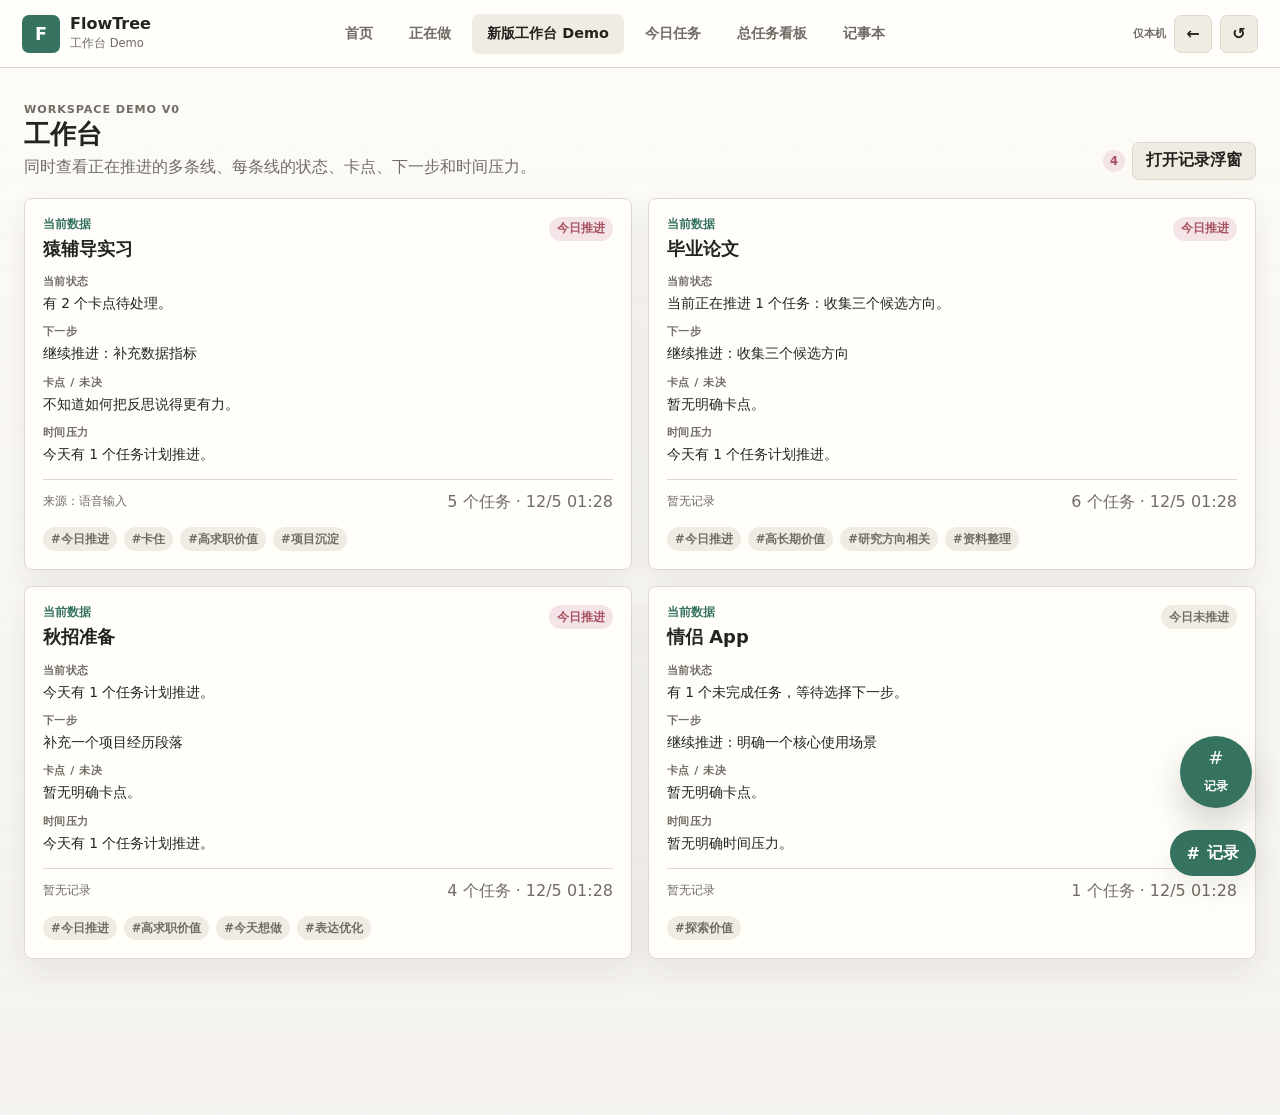
<file: workspace-demo.html>
<!doctype html>
<html lang="zh-CN">
  <head>
    <meta charset="utf-8" />
    <meta name="viewport" content="width=device-width, initial-scale=1" />
    <title>FlowTree 工作台 Demo</title>
    <link rel="stylesheet" href="styles.css" />
  </head>
  <body>
    <header class="app-header">
      <a class="brand" href="#/workspace-demo" aria-label="FlowTree 工作台 Demo">
        <span class="brand-mark" aria-hidden="true">F</span>
        <span>
          <strong>FlowTree</strong>
          <small>工作台 Demo</small>
        </span>
      </a>

      <nav class="main-nav" aria-label="主导航">
        <a href="#/home" data-route-link="home">首页</a>
        <a href="#/doing" data-route-link="doing">正在做</a>
        <a href="#/workspace-demo" data-route-link="workspaceDemo">新版工作台 Demo</a>
        <a href="#/daily" data-route-link="daily">今日任务</a>
        <a href="#/boards" data-route-link="boards">总任务看板</a>
        <a href="#/notes" data-route-link="notes">记事本</a>
      </nav>

      <div class="header-actions">
        <span class="sync-status" id="syncStatus" aria-live="polite">Demo</span>
        <button class="account-button hidden" id="accountButton" type="button" data-action="sign-out" title="退出登录">
          <span class="account-avatar" id="accountAvatar" aria-hidden="true">U</span>
          <span id="accountLabel">账户</span>
        </button>
        <button class="icon-button" type="button" data-action="go-back" title="返回上一个界面" aria-label="返回上一个界面">←</button>
        <button class="timer-status hidden" id="headerTimer" type="button" data-action="open-running-task"></button>
        <button class="icon-button" type="button" data-action="reset-demo" title="重置示例数据" aria-label="重置示例数据">↺</button>
      </div>
    </header>

    <main class="app-main" id="appView" tabindex="-1"></main>

    <button class="floating-notes-button" type="button" data-action="open-notes" aria-label="快速记录">
      <span aria-hidden="true">#</span>
      <span>记录</span>
    </button>

    <aside class="side-drawer hidden" id="activityDrawer" aria-labelledby="activityTitle">
      <header class="drawer-header">
        <div>
          <p class="eyebrow">Activity</p>
          <h2 id="activityTitle">活动记录</h2>
        </div>
        <button class="icon-button" type="button" data-action="close-activity" aria-label="关闭活动记录">×</button>
      </header>
      <div id="activityDrawerBody"></div>
    </aside>

    <aside class="side-drawer notes-drawer hidden" id="notesDrawer" aria-labelledby="notesTitle">
      <header class="drawer-header">
        <div>
          <p class="eyebrow">Notes</p>
          <h2 id="notesTitle">快速记录</h2>
        </div>
        <button class="icon-button" type="button" data-action="close-notes" aria-label="关闭快速记录">×</button>
      </header>
      <div id="notesDrawerBody"></div>
    </aside>

    <div class="drawer-scrim hidden" id="drawerScrim" data-action="close-drawers"></div>

    <div class="modal-backdrop hidden" id="formModal" role="dialog" aria-modal="true" aria-labelledby="formTitle">
      <form class="dialog" id="recordForm">
        <header class="dialog-header">
          <div>
            <p class="eyebrow" id="formEyebrow">FlowTree</p>
            <h2 id="formTitle">编辑</h2>
          </div>
          <button class="icon-button" type="button" data-action="close-form" aria-label="关闭">×</button>
        </header>
        <div class="dialog-body" id="formBody"></div>
        <footer class="dialog-actions" id="formActions">
          <button class="secondary-button" type="button" data-action="close-form">取消</button>
          <button class="primary-button" type="submit">保存</button>
        </footer>
      </form>
    </div>

    <div class="toast hidden" id="toast" role="status" aria-live="polite"></div>
    <div class="context-menu hidden" id="taskContextMenu" role="menu"></div>

    <div class="auth-gate hidden" id="authGate">
      <section class="auth-panel" aria-labelledby="authTitle">
        <a class="brand auth-brand" href="#/workspace-demo" aria-label="FlowTree">
          <span class="brand-mark" aria-hidden="true">F</span>
          <span>
            <strong>FlowTree</strong>
            <small>工作台 Demo</small>
          </span>
        </a>
        <div>
          <p class="eyebrow">Demo workspace</p>
          <h1 id="authTitle">Demo</h1>
          <p class="auth-copy" id="authCopy">这个页面只用于查看工作台 Demo。</p>
        </div>
        <form class="auth-form" id="authForm">
          <label id="authEmailField">
            邮箱
            <input id="authEmail" name="email" type="email" autocomplete="email" required />
          </label>
          <label>
            <span id="authPasswordLabel">密码（登录密码）</span>
            <span class="password-input">
              <input id="authPassword" name="password" type="password" autocomplete="current-password" minlength="6" required />
              <button class="password-toggle" id="authPasswordToggle" type="button" data-action="toggle-auth-password" aria-label="显示密码" aria-pressed="false">
                <span class="password-eye-icon" aria-hidden="true"></span>
              </button>
            </span>
          </label>
          <p class="auth-message" id="authMessage" aria-live="polite"></p>
          <button class="primary-button" id="authSubmitButton" type="submit">登录</button>
          <div class="auth-secondary-actions" id="authSecondaryActions">
            <button class="secondary-button" type="button" data-action="sign-up">创建账户（使用上方密码）</button>
            <button class="text-button" type="button" data-action="request-password-reset">设置/重置密码</button>
          </div>
        </form>
      </section>
    </div>

    <script>
      if (!location.hash) location.hash = "#/workspace-demo";
    </script>
    <script src="app.js"></script>
  </body>
</html>
</file>
<file: styles.css>
:root {
  color-scheme: light;
  --bg: #f5f3ee;
  --surface: #fffefa;
  --surface-muted: #f0ece4;
  --surface-soft: #f8f6f1;
  --ink: #24231f;
  --muted: #706d65;
  --line: #ded8cc;
  --line-strong: #c8c0b2;
  --green: #367260;
  --green-soft: #e5f0eb;
  --blue: #416b9f;
  --blue-soft: #e7edf6;
  --gold: #9a7425;
  --gold-soft: #f5ecd5;
  --rose: #a65060;
  --rose-soft: #f5e4e7;
  --shadow: 0 12px 30px rgba(47, 42, 33, 0.08);
  --header-height: 68px;
}

* {
  box-sizing: border-box;
}

html {
  min-width: 1024px;
  background: var(--bg);
}

body {
  margin: 0;
  min-height: 100vh;
  background:
    linear-gradient(180deg, rgba(255, 254, 250, 0.82), rgba(245, 243, 238, 0.96)),
    repeating-linear-gradient(90deg, rgba(54, 114, 96, 0.035) 0 1px, transparent 1px 72px);
  color: var(--ink);
  font-family:
    Inter, ui-sans-serif, system-ui, -apple-system, BlinkMacSystemFont, "PingFang SC",
    "Microsoft YaHei", sans-serif;
  letter-spacing: 0;
}

button,
textarea,
input,
select {
  font: inherit;
}

button,
a {
  -webkit-tap-highlight-color: transparent;
}

button {
  border: 0;
  cursor: pointer;
}

button:disabled {
  cursor: default;
  opacity: 0.58;
  transform: none;
}

button:focus-visible,
a:focus-visible,
textarea:focus-visible,
input:focus-visible,
select:focus-visible {
  outline: 3px solid rgba(65, 107, 159, 0.22);
  outline-offset: 2px;
}

h1,
h2,
h3,
h4,
p {
  margin: 0;
}

h1 {
  font-size: 1.65rem;
  line-height: 1.2;
}

h2 {
  font-size: 1.12rem;
  line-height: 1.3;
}

h3 {
  font-size: 0.95rem;
  line-height: 1.35;
}

.hidden {
  display: none !important;
}

.muted {
  color: var(--muted);
}

.eyebrow {
  color: var(--muted);
  font-size: 0.7rem;
  font-weight: 800;
  letter-spacing: 0.08em;
  text-transform: uppercase;
}

.app-header {
  position: fixed;
  inset: 0 0 auto;
  z-index: 20;
  display: grid;
  grid-template-columns: 230px 1fr minmax(280px, auto);
  align-items: center;
  height: var(--header-height);
  padding: 0 22px;
  background: rgba(255, 254, 250, 0.96);
  border-bottom: 1px solid var(--line);
  backdrop-filter: blur(16px);
}

.brand {
  display: flex;
  gap: 10px;
  align-items: center;
  color: var(--ink);
  text-decoration: none;
}

.brand-mark {
  display: grid;
  width: 38px;
  height: 38px;
  place-items: center;
  border-radius: 7px;
  background: var(--green);
  color: white;
  font-size: 1.1rem;
  font-weight: 850;
}

.brand strong,
.brand small {
  display: block;
}

.brand strong {
  line-height: 1.05;
}

.brand small {
  margin-top: 3px;
  color: var(--muted);
  font-size: 0.72rem;
}

.main-nav {
  display: flex;
  gap: 6px;
  align-items: center;
  justify-content: center;
}

.main-nav a {
  display: inline-flex;
  gap: 7px;
  align-items: center;
  min-height: 40px;
  padding: 0 15px;
  border-radius: 7px;
  color: var(--muted);
  font-size: 0.9rem;
  font-weight: 750;
  text-decoration: none;
}

.main-nav a:hover,
.main-nav a.active {
  background: var(--surface-muted);
  color: var(--ink);
}

.nav-badge,
.count-badge {
  display: inline-grid;
  min-width: 22px;
  height: 22px;
  padding: 0 6px;
  place-items: center;
  border-radius: 999px;
  background: var(--rose-soft);
  color: var(--rose);
  font-size: 0.72rem;
  font-weight: 850;
}

.header-actions {
  display: flex;
  gap: 8px;
  align-items: center;
  justify-content: flex-end;
}

.sync-status {
  color: var(--muted);
  font-size: 0.7rem;
  font-weight: 750;
  white-space: nowrap;
}

.sync-status[data-tone="success"] {
  color: var(--green);
}

.sync-status[data-tone="pending"] {
  color: #8a671d;
}

.sync-status[data-tone="error"] {
  color: var(--rose);
}

.account-button {
  display: inline-flex;
  gap: 7px;
  align-items: center;
  max-width: 130px;
  min-height: 36px;
  padding: 0 9px;
  overflow: hidden;
  border: 1px solid var(--line);
  border-radius: 7px;
  background: var(--surface);
  color: var(--ink);
  font-size: 0.76rem;
  font-weight: 750;
  white-space: nowrap;
}

.account-button > span:last-child {
  overflow: hidden;
  text-overflow: ellipsis;
}

.account-avatar {
  display: grid;
  flex: 0 0 24px;
  width: 24px;
  height: 24px;
  place-items: center;
  border-radius: 50%;
  background: var(--green-soft);
  color: var(--green);
  font-size: 0.7rem;
}

.timer-status {
  min-height: 36px;
  padding: 0 11px;
  border: 1px solid rgba(54, 114, 96, 0.28);
  border-radius: 7px;
  background: var(--green-soft);
  color: var(--green);
  font-size: 0.78rem;
  font-weight: 800;
}

.app-main {
  width: min(1500px, 100%);
  min-height: 100vh;
  margin: 0 auto;
  padding: calc(var(--header-height) + 28px) 24px 64px;
}

.page {
  display: grid;
  gap: 18px;
}

.page-header,
.section-header,
.card-header,
.dialog-header,
.drawer-header,
.inline-row,
.task-heading,
.timer-controls,
.note-toolbar {
  display: flex;
  gap: 12px;
  align-items: center;
  justify-content: space-between;
}

.page-header {
  min-height: 52px;
}

.page-header p {
  max-width: 680px;
  margin-top: 5px;
  color: var(--muted);
  line-height: 1.55;
}

.page-actions,
.task-actions,
.card-actions,
.tag-row,
.segmented,
.order-actions {
  display: flex;
  gap: 7px;
  align-items: center;
  flex-wrap: wrap;
}

.panel,
.board-card,
.pending-card,
.daily-column,
.daily-task-card,
.task-canvas,
.tree-sidebar,
.timer-panel,
.empty-state,
.recent-item,
.activity-item,
.note-item,
.canvas-node {
  border: 1px solid var(--line);
  border-radius: 8px;
  background: rgba(255, 254, 250, 0.96);
}

.panel {
  padding: 18px;
  box-shadow: var(--shadow);
}

.primary-button,
.secondary-button,
.quiet-button,
.danger-button,
.icon-button,
.small-button {
  display: inline-grid;
  min-height: 38px;
  align-items: center;
  justify-content: center;
  border-radius: 7px;
  transition:
    background 140ms ease,
    border-color 140ms ease,
    transform 140ms ease;
}

.primary-button {
  padding: 0 15px;
  background: var(--green);
  color: white;
  font-weight: 800;
}

.secondary-button {
  padding: 0 13px;
  border: 1px solid var(--line);
  background: var(--surface-muted);
  color: var(--ink);
  font-weight: 700;
}

.quiet-button {
  padding: 0 11px;
  border: 1px solid transparent;
  background: transparent;
  color: var(--muted);
  font-weight: 700;
}

.danger-button {
  padding: 0 12px;
  border: 1px solid rgba(166, 80, 96, 0.25);
  background: var(--rose-soft);
  color: var(--rose);
  font-weight: 750;
}

.icon-button {
  width: 38px;
  height: 38px;
  border: 1px solid var(--line);
  background: var(--surface-muted);
  color: var(--ink);
  font-weight: 850;
}

.small-button {
  min-height: 31px;
  padding: 0 9px;
  border: 1px solid var(--line);
  background: var(--surface-soft);
  color: var(--ink);
  font-size: 0.76rem;
  font-weight: 700;
}

button:hover,
.board-card:hover,
.daily-task-card:hover {
  transform: translateY(-1px);
}

textarea,
input,
select {
  width: 100%;
  border: 1px solid var(--line);
  border-radius: 7px;
  background: white;
  color: var(--ink);
}

textarea {
  padding: 12px;
  resize: vertical;
}

input,
select {
  min-height: 40px;
  padding: 8px 10px;
}

label {
  color: var(--ink);
  font-size: 0.82rem;
  font-weight: 800;
}

.field {
  display: grid;
  gap: 7px;
}

.field-grid {
  display: grid;
  grid-template-columns: repeat(2, minmax(0, 1fr));
  gap: 12px;
}

.home-page {
  width: min(980px, 100%);
  margin: 0 auto;
}

.capture-panel {
  display: grid;
  gap: 14px;
  min-height: 410px;
  padding: 30px;
}

.capture-panel label {
  font-size: 1.3rem;
}

.capture-panel textarea {
  min-height: 240px;
  border-color: var(--line-strong);
  background: var(--surface);
  font-size: 1.03rem;
  line-height: 1.75;
}

.capture-status {
  min-height: 20px;
  color: var(--muted);
  font-size: 0.84rem;
}

.recent-list {
  display: grid;
  gap: 8px;
}

.recent-item {
  width: 100%;
  padding: 12px 14px;
  color: var(--ink);
  text-align: left;
}

.recent-item time {
  display: block;
  margin-top: 6px;
  color: var(--muted);
  font-size: 0.74rem;
}

.pending-sections {
  display: grid;
  grid-template-columns: minmax(0, 1.45fr) minmax(330px, 0.75fr);
  gap: 18px;
  align-items: start;
}

.pending-column {
  display: grid;
  gap: 10px;
}

.pending-card {
  display: grid;
  gap: 12px;
  padding: 15px;
}

.pending-card .field-grid {
  grid-template-columns: repeat(3, minmax(0, 1fr));
}

.pending-resume {
  display: flex;
  gap: 18px;
  align-items: center;
  justify-content: space-between;
  padding: 13px 16px;
  border: 1px solid rgba(65, 107, 159, 0.25);
  border-radius: 8px;
  background: var(--blue-soft);
}

.pending-resume div {
  display: grid;
  gap: 3px;
}

.pending-resume span {
  color: var(--muted);
  font-size: 0.78rem;
}

.evidence {
  padding: 10px 12px;
  border-left: 3px solid var(--line-strong);
  background: var(--surface-soft);
  color: var(--muted);
  font-size: 0.8rem;
  line-height: 1.55;
}

.boards-grid {
  display: grid;
  grid-template-columns: repeat(3, minmax(250px, 1fr));
  gap: 14px;
}

.doing-grid {
  display: grid;
  grid-template-columns: repeat(3, minmax(260px, 1fr));
  gap: 14px;
}

.doing-card {
  display: grid;
  gap: 11px;
  min-height: 220px;
  padding: 18px;
  border: 1px solid var(--line);
  border-radius: 8px;
  background: var(--surface);
  color: var(--ink);
  box-shadow: var(--shadow);
  text-align: left;
}

.doing-card:hover {
  border-color: rgba(54, 114, 96, 0.45);
  transform: translateY(-2px);
}

.doing-card-project {
  color: var(--green);
  font-size: 0.76rem;
  font-weight: 800;
}

.doing-card strong {
  font-size: 1.08rem;
  line-height: 1.4;
}

.doing-card-path,
.doing-card-note {
  color: var(--muted);
  font-size: 0.78rem;
  line-height: 1.55;
}

.doing-card-note {
  margin-top: auto;
  padding-top: 10px;
  border-top: 1px solid var(--line);
}

.doing-empty {
  min-height: 360px;
}

.doing-empty div {
  display: grid;
  gap: 12px;
  justify-items: center;
}

.board-card {
  display: grid;
  gap: 15px;
  min-height: 190px;
  padding: 18px;
  color: var(--ink);
  text-align: left;
  box-shadow: 0 7px 20px rgba(47, 42, 33, 0.05);
}

.board-card.today-active {
  border-color: rgba(54, 114, 96, 0.4);
  background: linear-gradient(180deg, var(--green-soft), var(--surface));
}

.board-card h2 {
  font-size: 1.15rem;
}

.board-stats {
  display: grid;
  grid-template-columns: repeat(3, 1fr);
  gap: 8px;
}

.board-stat {
  padding: 9px;
  border-radius: 7px;
  background: var(--surface-muted);
}

.board-stat span,
.board-stat strong {
  display: block;
}

.board-stat span {
  color: var(--muted);
  font-size: 0.7rem;
}

.board-stat strong {
  margin-top: 3px;
  font-size: 1rem;
}

.flag-summary {
  min-height: 38px;
  padding: 9px 10px;
  border-left: 3px solid var(--gold);
  background: var(--gold-soft);
  color: var(--ink);
  font-size: 0.8rem;
  line-height: 1.45;
}

.daily-grid {
  display: grid;
  grid-template-columns: minmax(0, 1.55fr) minmax(340px, 0.7fr);
  gap: 16px;
  align-items: start;
}

.daily-column {
  min-height: 480px;
  padding: 15px;
}

.daily-column-list {
  display: grid;
  gap: 9px;
  margin-top: 12px;
}

.daily-task-card {
  display: grid;
  grid-template-columns: auto 1fr auto;
  gap: 12px;
  align-items: center;
  padding: 13px;
  color: var(--ink);
}

.daily-task-card.pinned {
  border-color: rgba(154, 116, 37, 0.48);
  background: var(--gold-soft);
}

.daily-task-main {
  display: grid;
  gap: 7px;
  min-width: 0;
  background: transparent;
  color: inherit;
  text-align: left;
}

.daily-task-heading {
  display: flex;
  gap: 9px;
  align-items: baseline;
  min-width: 0;
}

.daily-task-time {
  flex: 0 0 auto;
  color: var(--green);
  font-size: 0.78rem;
  font-weight: 850;
  font-variant-numeric: tabular-nums;
}

.daily-task-title {
  overflow-wrap: anywhere;
  font-weight: 800;
}

.order-actions {
  flex-wrap: nowrap;
}

.tag {
  display: inline-flex;
  min-height: 24px;
  align-items: center;
  padding: 3px 8px;
  border-radius: 999px;
  background: var(--surface-muted);
  color: var(--muted);
  font-size: 0.72rem;
  font-weight: 750;
}

.tag.high,
.tag.today,
.tag.stuck {
  background: var(--rose-soft);
  color: var(--rose);
}

.tag.medium,
.tag.this_week,
.tag.flagged {
  background: var(--gold-soft);
  color: var(--gold);
}

.tag.low,
.tag.no_deadline {
  background: var(--blue-soft);
  color: var(--blue);
}

.tag.completed,
.tag.in_progress {
  background: var(--green-soft);
  color: var(--green);
}

.tag.schedule {
  background: var(--blue-soft);
  color: var(--blue);
}

.tag.deadline {
  border: 1px solid rgba(154, 116, 37, 0.28);
  background: transparent;
  color: var(--gold);
}

.tag.deadline.overdue {
  border-color: rgba(166, 80, 96, 0.3);
  background: var(--rose-soft);
  color: var(--rose);
}

.taskboard-page {
  gap: 12px;
}

.taskboard-context {
  display: grid;
  gap: 10px;
}

.board-breadcrumb {
  display: flex;
  gap: 7px;
  align-items: center;
  min-width: 0;
  color: var(--muted);
  font-size: 0.78rem;
  white-space: nowrap;
}

.breadcrumb-back {
  flex: 0 0 auto;
  padding: 0;
  background: transparent;
  color: var(--green);
  font-weight: 800;
}

.breadcrumb-back:hover {
  text-decoration: underline;
}

.breadcrumb-separator {
  color: var(--line-strong);
}

.breadcrumb-project,
.breadcrumb-task {
  overflow: hidden;
  padding: 0;
  background: transparent;
  color: inherit;
  font-size: inherit;
  text-align: left;
  text-overflow: ellipsis;
}

.breadcrumb-project {
  flex: 0 1 auto;
  color: var(--ink);
  font-weight: 750;
}

.breadcrumb-task {
  flex: 0 1 auto;
}

.breadcrumb-task.current {
  color: var(--ink);
  font-weight: 750;
}

.breadcrumb-project:hover,
button.breadcrumb-task:hover {
  color: var(--green);
  text-decoration: underline;
}

.taskboard-layout {
  display: grid;
  grid-template-columns: 268px minmax(0, 1fr);
  gap: 14px;
  min-height: calc(100vh - var(--header-height) - 126px);
}

.taskboard-layout.sidebar-collapsed {
  grid-template-columns: 58px minmax(0, 1fr);
}

.tree-sidebar {
  position: sticky;
  top: calc(var(--header-height) + 14px);
  align-self: start;
  height: calc(100vh - var(--header-height) - 34px);
  overflow: hidden;
  box-shadow: var(--shadow);
}

.tree-sidebar-header {
  display: flex;
  gap: 8px;
  align-items: center;
  justify-content: space-between;
  min-height: 58px;
  padding: 10px;
  border-bottom: 1px solid var(--line);
}

.sidebar-collapsed .tree-sidebar-header {
  justify-content: center;
}

.tree-sidebar-title {
  min-width: 0;
}

.tree-sidebar-title h2 {
  overflow: hidden;
  text-overflow: ellipsis;
  white-space: nowrap;
}

.tree-nav {
  height: calc(100% - 58px);
  overflow: auto;
  padding: 9px;
}

.sidebar-collapsed .tree-sidebar-title,
.sidebar-collapsed .tree-nav {
  display: none;
}

.tree-line {
  display: grid;
  grid-template-columns: 24px 18px minmax(0, 1fr) auto;
  gap: 5px;
  align-items: center;
  min-height: 36px;
  margin-left: calc(min(var(--depth), 5) * 13px);
  padding: 4px 6px;
  border-radius: 6px;
}

.tree-line:hover {
  background: var(--surface-muted);
}

.tree-line.dragging {
  opacity: 0.42;
}

.tree-line.drag-over {
  outline: 2px solid rgba(54, 114, 96, 0.42);
  background: var(--green-soft);
}

.tree-line.active {
  background: var(--blue-soft);
  color: var(--blue);
}

.tree-line.flagged {
  box-shadow: inset 3px 0 0 var(--gold);
}

.tree-line.completed {
  color: var(--muted);
}

.tree-label {
  overflow: hidden;
  background: transparent;
  color: inherit;
  font-size: 0.8rem;
  font-weight: 700;
  text-align: left;
  text-overflow: ellipsis;
  white-space: nowrap;
}

.drag-handle {
  color: var(--line-strong);
  cursor: grab;
  font-size: 0.78rem;
  line-height: 1;
  text-align: center;
  user-select: none;
}

.tree-line:active .drag-handle {
  cursor: grabbing;
}

.tree-toggle {
  display: grid;
  width: 24px;
  height: 24px;
  place-items: center;
  border-radius: 5px;
  background: transparent;
  color: var(--muted);
}

.tree-root-drop {
  display: grid;
  min-height: 38px;
  margin: 8px 2px 2px;
  place-items: center;
  border: 1px dashed var(--line-strong);
  border-radius: 6px;
  color: var(--muted);
  font-size: 0.72rem;
  font-weight: 750;
}

.tree-root-drop.drag-over {
  border-color: rgba(54, 114, 96, 0.6);
  background: var(--green-soft);
  color: var(--green);
}

.task-canvas {
  display: grid;
  align-content: start;
  gap: 16px;
  min-height: 650px;
  padding: 22px;
  box-shadow: var(--shadow);
}

.stuck-summary {
  display: flex;
  gap: 9px;
  align-items: center;
  padding: 11px 13px;
  border-left: 3px solid var(--rose);
  background: var(--rose-soft);
  color: var(--ink);
  font-size: 0.82rem;
}

.stuck-summary span:not(.tag) {
  min-width: 0;
  overflow-wrap: anywhere;
}

.task-notebook {
  display: grid;
  gap: 14px;
  min-height: 340px;
  padding: 18px;
  border: 1px solid var(--line);
  border-radius: 8px;
  background: var(--surface-soft);
}

.task-note-composer {
  display: grid;
  gap: 10px;
}

.rich-editor-shell {
  overflow: hidden;
  border: 1px solid var(--line);
  border-radius: 8px;
  background: var(--surface);
}

.rich-editor-toolbar {
  display: flex;
  gap: 4px;
  align-items: center;
  min-height: 42px;
  padding: 6px;
  border-bottom: 1px solid var(--line);
  background: rgba(255, 254, 250, 0.92);
}

.rich-format-select {
  width: 82px;
  min-height: 30px;
  padding: 4px 8px;
  border-radius: 6px;
  background: var(--surface-muted);
  color: var(--ink);
  font-size: 0.78rem;
  font-weight: 800;
}

.rich-tool-button {
  display: inline-grid;
  width: 31px;
  height: 31px;
  min-height: 31px;
  place-items: center;
  border-radius: 6px;
  background: transparent;
  color: var(--ink);
  font-size: 0.86rem;
  font-weight: 850;
  cursor: pointer;
}

.rich-tool-button:hover {
  background: var(--surface-muted);
}

.rich-attachment-button input {
  display: none;
}

.toolbar-divider {
  width: 1px;
  height: 24px;
  margin: 0 3px;
  background: var(--line);
}

.highlight-dot {
  width: 10px;
  height: 10px;
  border-radius: 50%;
  background: #b83bd0;
}

.rich-editor {
  min-height: 150px;
  padding: 14px;
  color: var(--ink);
  line-height: 1.65;
  outline: none;
  overflow-wrap: anywhere;
}

.rich-editor:empty::before {
  color: color-mix(in srgb, var(--muted) 58%, white);
  content: attr(data-placeholder);
}

.note-rich-editor {
  min-height: 132px;
  border: 1px solid var(--line);
  border-radius: 8px;
  background: var(--surface);
}

.rich-editor h2,
.rich-note-content h2 {
  margin: 0.2em 0 0.35em;
  font-size: 1.35rem;
}

.rich-editor h3,
.rich-note-content h3 {
  margin: 0.25em 0 0.35em;
  font-size: 1.08rem;
}

.rich-editor h4,
.rich-note-content h4 {
  margin: 0.25em 0 0.35em;
  font-size: 0.94rem;
}

.rich-editor blockquote,
.rich-note-content blockquote {
  margin: 0.5em 0;
  padding-left: 12px;
  border-left: 3px solid var(--line-strong);
  color: var(--muted);
}

.rich-editor pre,
.rich-note-content pre {
  margin: 0.5em 0;
  padding: 9px 10px;
  border-radius: 6px;
  background: var(--surface-muted);
  white-space: pre-wrap;
}

.rich-editor ul,
.rich-editor ol,
.rich-note-content ul,
.rich-note-content ol {
  margin: 0.45em 0;
  padding-left: 1.3em;
}

.rich-editor table,
.rich-note-content table {
  width: 100%;
  margin: 0.6em 0;
  border-collapse: collapse;
}

.rich-editor td,
.rich-editor th,
.rich-note-content td,
.rich-note-content th {
  min-width: 70px;
  padding: 7px;
  border: 1px solid var(--line);
}

.rich-check-list {
  display: grid;
  gap: 7px;
  padding-left: 0 !important;
  list-style: none;
}

.rich-check-item {
  display: flex;
  gap: 9px;
  align-items: flex-start;
  min-height: 24px;
  list-style: none;
}

.rich-check-box {
  position: relative;
  flex: 0 0 19px;
  width: 19px;
  height: 19px;
  margin-top: 4px;
  border: 2px solid color-mix(in srgb, var(--muted) 42%, white);
  border-radius: 999px;
  background: var(--surface);
  cursor: pointer;
}

.rich-check-box:hover {
  border-color: var(--gold);
}

.rich-check-item[data-checked="true"] .rich-check-box {
  border-color: #f5b32a;
  background: #f5b32a;
}

.rich-check-item[data-checked="true"] .rich-check-box::after {
  position: absolute;
  left: 5px;
  top: 1px;
  width: 5px;
  height: 10px;
  border: solid white;
  border-width: 0 2px 2px 0;
  content: "";
  transform: rotate(45deg);
}

.rich-check-text {
  min-width: 1em;
}

.rich-inline-image-wrap {
  display: inline-block;
  max-width: 100%;
  margin: 6px 6px 6px 0;
  vertical-align: top;
  cursor: zoom-in;
}

.rich-inline-image-wrap[data-size="small"] {
  width: min(150px, 48%);
}

.rich-inline-image-wrap[data-size="medium"] {
  width: min(260px, 72%);
}

.rich-inline-image-wrap[data-size="large"] {
  width: min(520px, 100%);
}

.rich-inline-image {
  display: block;
  width: 100%;
  height: auto;
  max-height: 420px;
  border: 1px solid var(--line);
  border-radius: 7px;
  object-fit: contain;
}

.rich-note-content .rich-inline-image-wrap {
  cursor: default;
}

.rich-highlight {
  background: var(--gold-soft);
}

.rich-note-content {
  line-height: 1.6;
  white-space: normal;
}

.task-note-fields {
  display: grid;
  grid-template-columns: minmax(180px, 1fr) auto;
  gap: 8px;
  align-items: center;
}

.file-button {
  display: inline-grid;
  min-height: 38px;
  place-items: center;
  cursor: pointer;
}

.file-button input {
  display: none;
}

.task-image-drafts,
.note-images {
  display: grid;
  grid-template-columns: repeat(4, minmax(0, 1fr));
  gap: 8px;
}

.task-image-drafts:empty {
  display: none;
}

.task-image-draft {
  position: relative;
  aspect-ratio: 4 / 3;
  overflow: hidden;
  border: 1px solid var(--line);
  border-radius: 6px;
  background: white;
}

.task-image-draft img,
.note-images img {
  width: 100%;
  height: 100%;
  object-fit: cover;
}

.note-image-loading {
  display: grid;
  aspect-ratio: 4 / 3;
  place-items: center;
  border: 1px solid var(--line);
  border-radius: 6px;
  background: var(--surface-muted);
  color: var(--muted);
  font-size: 0.72rem;
}

.task-image-draft .icon-button {
  position: absolute;
  top: 6px;
  right: 6px;
  width: 28px;
  height: 28px;
  min-height: 28px;
  background: rgba(255, 254, 250, 0.92);
}

.task-note-list {
  display: grid;
  grid-template-columns: repeat(2, minmax(0, 1fr));
  gap: 10px;
}

.task-note-item {
  display: grid;
  gap: 9px;
  align-content: start;
  min-height: 160px;
  padding: 14px;
  border: 1px solid var(--line);
  border-radius: 7px;
  background: var(--surface);
}

.task-note-item time {
  color: var(--muted);
  font-size: 0.72rem;
  font-weight: 750;
}

.task-note-item p {
  line-height: 1.6;
  white-space: pre-wrap;
}

.task-note-empty {
  grid-column: 1 / -1;
}

.task-heading {
  align-items: flex-start;
  padding-bottom: 16px;
  border-bottom: 1px solid var(--line);
}

.task-heading h1 {
  overflow-wrap: anywhere;
}

.task-heading-meta {
  display: flex;
  gap: 8px;
  align-items: center;
  flex-wrap: wrap;
  margin-top: 9px;
}

.flag-button.active {
  border-color: rgba(154, 116, 37, 0.5);
  background: var(--gold-soft);
  color: var(--gold);
}

.canvas-toolbar {
  display: flex;
  gap: 8px;
  align-items: center;
  justify-content: space-between;
}

.canvas-tree {
  display: grid;
  gap: 9px;
  min-height: 240px;
}

.canvas-node {
  display: grid;
  gap: 9px;
  margin-left: calc(min(var(--depth), 5) * 32px);
  padding: 14px;
  box-shadow: 0 4px 14px rgba(47, 42, 33, 0.04);
}

.canvas-node.level-0 {
  padding: 18px;
  border-width: 2px;
}

.canvas-node.level-0 h3 {
  font-size: 1.08rem;
}

.canvas-node.level-1 {
  border-left: 4px solid var(--blue);
}

.canvas-node.level-2 {
  border-left: 3px solid rgba(65, 107, 159, 0.55);
  background: var(--surface-soft);
}

.canvas-node.level-deep {
  padding: 10px 12px;
  border-left: 2px solid var(--line-strong);
  box-shadow: none;
}

.canvas-node.flagged {
  border-color: rgba(154, 116, 37, 0.62);
  background: var(--gold-soft);
}

.canvas-node.completed {
  padding-top: 10px;
  padding-bottom: 10px;
  background: var(--surface-muted);
  color: var(--muted);
}

.canvas-node.completed .node-details {
  display: none;
}

.canvas-node.completed.expanded .node-details {
  display: grid;
}

.node-details {
  display: grid;
  gap: 9px;
}

.node-title-button {
  padding: 0;
  background: transparent;
  color: inherit;
  font-weight: 850;
  text-align: left;
}

.timer-panel {
  display: grid;
  grid-template-columns: 1fr auto;
  gap: 16px;
  align-items: center;
  padding: 16px;
  background: var(--surface-soft);
}

.timer-readout {
  font-variant-numeric: tabular-nums;
  font-size: 2rem;
  font-weight: 850;
}

.timer-settings {
  display: grid;
  grid-template-columns: repeat(2, 100px);
  gap: 8px;
}

.empty-state {
  display: grid;
  min-height: 120px;
  place-items: center;
  padding: 20px;
  color: var(--muted);
  line-height: 1.6;
  text-align: center;
}

.floating-notes-button {
  position: fixed;
  right: 24px;
  bottom: 24px;
  z-index: 22;
  display: flex;
  gap: 7px;
  align-items: center;
  min-height: 46px;
  padding: 0 16px;
  border: 1px solid rgba(54, 114, 96, 0.32);
  border-radius: 999px;
  background: var(--green);
  color: white;
  box-shadow: var(--shadow);
  font-weight: 800;
}

.side-drawer {
  position: fixed;
  inset: var(--header-height) 0 0 auto;
  z-index: 42;
  width: min(440px, 42vw);
  padding: 18px;
  overflow: auto;
  background: var(--surface);
  border-left: 1px solid var(--line);
  box-shadow: -16px 0 34px rgba(47, 42, 33, 0.13);
}

.drawer-header {
  position: sticky;
  top: -18px;
  z-index: 2;
  margin: -18px -18px 16px;
  padding: 16px 18px;
  background: rgba(255, 254, 250, 0.96);
  border-bottom: 1px solid var(--line);
  backdrop-filter: blur(12px);
}

.drawer-scrim {
  position: fixed;
  inset: var(--header-height) 0 0;
  z-index: 41;
  background: rgba(36, 35, 31, 0.2);
}

.segmented {
  padding: 3px;
  border-radius: 7px;
  background: var(--surface-muted);
}

.segmented button {
  min-height: 32px;
  padding: 0 10px;
  border-radius: 5px;
  background: transparent;
  color: var(--muted);
  font-size: 0.78rem;
  font-weight: 750;
}

.segmented button.active {
  background: white;
  color: var(--ink);
  box-shadow: 0 2px 8px rgba(47, 42, 33, 0.08);
}

.activity-list,
.notes-list,
.tag-cloud {
  display: grid;
  gap: 9px;
  margin-top: 14px;
}

.activity-item,
.note-item {
  display: grid;
  gap: 7px;
  padding: 12px;
}

.activity-item time,
.note-item time {
  color: var(--muted);
  font-size: 0.72rem;
  font-weight: 750;
}

.note-item-meta {
  display: flex;
  gap: 8px;
  align-items: center;
  justify-content: space-between;
}

.note-context-link {
  max-width: 65%;
  overflow: hidden;
  padding: 0;
  background: transparent;
  color: var(--green);
  font-size: 0.72rem;
  font-weight: 750;
  text-overflow: ellipsis;
  white-space: nowrap;
}

.deleted-context {
  color: var(--muted);
}

.note-images a {
  aspect-ratio: 4 / 3;
  overflow: hidden;
  border: 1px solid var(--line);
  border-radius: 6px;
  background: var(--surface-muted);
}

.settings-section {
  display: grid;
  gap: 12px;
  padding-bottom: 15px;
  border-bottom: 1px solid var(--line);
}

.settings-section:last-child {
  padding-bottom: 0;
  border-bottom: 0;
}

.schedule-fields {
  display: grid;
  grid-template-columns: repeat(2, minmax(0, 1fr));
  gap: 12px;
}

.date-presets {
  display: flex;
  gap: 6px;
  flex-wrap: wrap;
}

.field-hint {
  color: var(--muted);
  font-size: 0.74rem;
  line-height: 1.5;
}

.time-details {
  border-top: 1px solid var(--line);
  padding-top: 12px;
}

.time-details summary {
  cursor: pointer;
  color: var(--green);
  font-size: 0.82rem;
  font-weight: 800;
}

.time-details[open] summary {
  margin-bottom: 12px;
}

.activity-item p,
.note-item p {
  line-height: 1.55;
  white-space: pre-wrap;
}

.note-composer {
  display: grid;
  gap: 10px;
  padding-bottom: 15px;
  border-bottom: 1px solid var(--line);
}

.note-tag-adder {
  display: grid;
  grid-template-columns: minmax(120px, 1fr) auto;
  gap: 7px;
  width: min(270px, 100%);
}

.notebook-layout {
  display: grid;
  grid-template-columns: 250px minmax(0, 1fr);
  gap: 22px;
  align-items: start;
}

.notebook-index {
  position: sticky;
  top: calc(var(--header-height) + 24px);
  display: grid;
  gap: 6px;
  padding: 4px 0;
}

.notebook-index .section-header {
  padding: 0 10px 10px;
}

.notebook-tag {
  display: flex;
  gap: 10px;
  align-items: center;
  justify-content: space-between;
  width: 100%;
  min-height: 40px;
  padding: 0 11px;
  border-radius: 6px;
  background: transparent;
  color: var(--muted);
  text-align: left;
}

.notebook-tag:hover,
.notebook-tag.active {
  background: var(--surface-muted);
  color: var(--ink);
}

.notebook-tag strong {
  font-size: 0.74rem;
}

.notebook-index-empty {
  padding: 10px;
  color: var(--muted);
  font-size: 0.78rem;
  line-height: 1.55;
}

.notebook-content {
  display: grid;
  gap: 22px;
  min-width: 0;
}

.notebook-composer-panel {
  box-shadow: none;
}

.notebook-composer-panel .note-composer {
  margin-top: 14px;
  padding-bottom: 0;
  border-bottom: 0;
}

.notebook-records {
  display: grid;
  gap: 4px;
}

.notebook-records-header {
  display: flex;
  gap: 16px;
  align-items: end;
  justify-content: space-between;
  padding: 0 2px 8px;
}

.notebook-records-header input {
  width: min(300px, 42%);
}

.notebook-records .notes-list {
  grid-template-columns: repeat(2, minmax(0, 1fr));
}

.notebook-records .note-item {
  align-content: start;
  min-height: 170px;
  padding: 16px;
}

.notebook-records .note-item p {
  min-height: 52px;
}

.editable-tag {
  border: 0;
}

.tag-cloud {
  grid-template-columns: repeat(2, minmax(0, 1fr));
}

.tag-filter {
  justify-content: flex-start;
}

.modal-backdrop {
  position: fixed;
  inset: 0;
  z-index: 60;
  display: grid;
  place-items: center;
  padding: 24px;
  background: rgba(36, 35, 31, 0.35);
}

.dialog {
  width: min(620px, 100%);
  max-height: 88vh;
  overflow: auto;
  border: 1px solid var(--line);
  border-radius: 8px;
  background: var(--surface);
  box-shadow: 0 24px 60px rgba(36, 35, 31, 0.2);
}

.dialog-header,
.dialog-actions {
  padding: 15px 17px;
}

.dialog-header {
  border-bottom: 1px solid var(--line);
}

.dialog-body {
  display: grid;
  gap: 13px;
  padding: 17px;
}

.dialog-actions {
  display: flex;
  gap: 8px;
  justify-content: flex-end;
  border-top: 1px solid var(--line);
}

.choice-list {
  display: grid;
  gap: 8px;
}

.choice-button {
  display: grid;
  gap: 5px;
  width: 100%;
  padding: 13px;
  border: 1px solid var(--line);
  border-radius: 7px;
  background: var(--surface-soft);
  color: var(--ink);
  text-align: left;
}

.choice-button small {
  color: var(--muted);
}

.carryover-list {
  display: grid;
  gap: 9px;
  max-height: 360px;
  overflow: auto;
}

.carryover-row {
  display: grid;
  grid-template-columns: minmax(0, 1fr) 160px;
  gap: 10px;
  align-items: center;
  padding: 10px;
  border: 1px solid var(--line);
  border-radius: 7px;
}

.toast {
  position: fixed;
  right: 24px;
  bottom: 82px;
  z-index: 80;
  display: flex;
  gap: 12px;
  align-items: center;
  max-width: 360px;
  padding: 11px 14px;
  border: 1px solid rgba(54, 114, 96, 0.32);
  border-radius: 7px;
  background: var(--green-soft);
  color: var(--green);
  box-shadow: var(--shadow);
  font-size: 0.84rem;
  font-weight: 750;
}

.toast button {
  border: 0;
  background: transparent;
  color: var(--green);
  font-weight: 850;
}

.context-menu {
  position: fixed;
  z-index: 90;
  display: grid;
  min-width: 170px;
  padding: 6px;
  border: 1px solid var(--line);
  border-radius: 8px;
  background: var(--surface);
  box-shadow: var(--shadow);
}

.context-menu button {
  min-height: 34px;
  padding: 0 10px;
  border-radius: 6px;
  background: transparent;
  color: var(--ink);
  font-size: 0.8rem;
  font-weight: 750;
  text-align: left;
}

.context-menu button:hover {
  background: var(--surface-muted);
}

.context-menu button.danger {
  color: var(--rose);
}

.workspace-demo-page,
.workspace-thread-page {
  padding-bottom: 92px;
}

.workspace-demo-header {
  align-items: end;
}

.workspace-thread-grid {
  display: grid;
  grid-template-columns: repeat(2, minmax(360px, 1fr));
  gap: 16px;
  align-items: stretch;
}

.workspace-thread-card {
  display: grid;
  gap: 14px;
  min-height: 335px;
  padding: 18px;
  border: 1px solid var(--line);
  border-radius: 8px;
  background: rgba(255, 254, 250, 0.96);
  color: var(--ink);
  box-shadow: var(--shadow);
  cursor: pointer;
}

.workspace-thread-card:hover,
.workspace-thread-card:focus-visible {
  border-color: rgba(54, 114, 96, 0.45);
  transform: translateY(-1px);
}

.workspace-thread-card-head,
.workspace-card-footer,
.workspace-floating-panel header,
.workspace-drawer-head {
  display: flex;
  gap: 12px;
  align-items: flex-start;
  justify-content: space-between;
}

.workspace-source {
  display: block;
  margin-bottom: 5px;
  color: var(--green);
  font-size: 0.72rem;
  font-weight: 850;
}

.workspace-thread-fields {
  display: grid;
  gap: 10px;
  margin: 0;
}

.workspace-thread-fields div,
.workspace-summary-grid div,
.workspace-task-detail div {
  display: grid;
  gap: 4px;
}

.workspace-thread-fields dt,
.workspace-summary-grid strong,
.workspace-task-detail dt {
  color: var(--muted);
  font-size: 0.7rem;
  font-weight: 850;
  letter-spacing: 0.04em;
}

.workspace-thread-fields dd,
.workspace-task-detail dd {
  margin: 0;
  color: var(--ink);
  font-size: 0.86rem;
  line-height: 1.55;
}

.workspace-card-footer {
  margin-top: auto;
  padding-top: 12px;
  border-top: 1px solid var(--line);
}

.workspace-recent {
  max-width: 62%;
  color: var(--muted);
  font-size: 0.78rem;
  line-height: 1.5;
}

.workspace-summary {
  display: grid;
  gap: 16px;
}

.workspace-summary-grid {
  display: grid;
  grid-template-columns: repeat(5, minmax(0, 1fr));
  gap: 10px;
}

.workspace-summary-grid div {
  min-height: 92px;
  padding: 12px;
  border: 1px solid var(--line);
  border-radius: 8px;
  background: var(--surface-soft);
}

.workspace-summary-grid span {
  color: var(--ink);
  font-size: 0.83rem;
  line-height: 1.55;
}

.workspace-overview-layout {
  display: grid;
  grid-template-columns: minmax(0, 1fr) 370px;
  gap: 14px;
  align-items: start;
}

.workspace-tree-panel {
  display: grid;
  gap: 14px;
  min-height: 390px;
}

.workspace-task-tree {
  display: grid;
  gap: 5px;
}

.workspace-task-line {
  display: grid;
  grid-template-columns: minmax(0, 1fr) auto;
  gap: 8px;
  align-items: center;
  width: 100%;
  min-height: 42px;
  margin-left: calc(min(var(--depth), 5) * 22px);
  padding: 8px 10px;
  border: 1px solid transparent;
  border-radius: 7px;
  background: transparent;
  color: var(--ink);
  text-align: left;
}

.workspace-task-line:hover,
.workspace-task-line.active {
  border-color: rgba(65, 107, 159, 0.22);
  background: var(--blue-soft);
  color: var(--blue);
}

.workspace-task-line.completed {
  opacity: 0.58;
}

.workspace-task-line span:first-child {
  overflow: hidden;
  font-weight: 780;
  text-overflow: ellipsis;
  white-space: nowrap;
}

.workspace-task-drawer {
  position: sticky;
  top: calc(var(--header-height) + 16px);
  min-height: 390px;
  border: 1px solid var(--line);
  border-radius: 8px;
  background: rgba(255, 254, 250, 0.96);
  box-shadow: var(--shadow);
}

.workspace-drawer-head {
  padding: 14px;
  border-bottom: 1px solid var(--line);
}

.workspace-drawer-body {
  display: grid;
  gap: 16px;
  padding: 14px;
}

.workspace-drawer-empty {
  display: grid;
  min-height: 390px;
  place-content: center;
  padding: 28px;
  color: var(--muted);
  text-align: center;
}

.workspace-drawer-empty h2 {
  margin: 6px 0;
  color: var(--ink);
}

.workspace-task-detail {
  display: grid;
  gap: 11px;
  margin: 0;
}

.workspace-mini-records {
  display: grid;
  gap: 8px;
  margin-top: 9px;
}

.workspace-mini-records p {
  padding: 9px 10px;
  border-radius: 7px;
  background: var(--surface-soft);
  color: var(--muted);
  font-size: 0.8rem;
  line-height: 1.5;
}

.workspace-more-button {
  justify-self: start;
  min-height: 28px;
  padding: 0;
}

.workspace-records-panel,
.workspace-inbox {
  display: grid;
  gap: 14px;
}

.workspace-record-feed {
  display: grid;
  gap: 9px;
}

.workspace-record-item {
  display: grid;
  grid-template-columns: auto minmax(0, 1fr) auto;
  gap: 10px;
  align-items: start;
  padding: 11px 12px;
  border: 1px solid var(--line);
  border-radius: 8px;
  background: var(--surface);
}

.workspace-record-type {
  display: inline-flex;
  min-height: 24px;
  align-items: center;
  padding: 2px 8px;
  border-radius: 999px;
  background: var(--surface-muted);
  color: var(--muted);
  font-size: 0.72rem;
  font-weight: 800;
}

.workspace-record-type.stuck {
  background: var(--rose-soft);
  color: var(--rose);
}

.workspace-record-type.progress,
.workspace-record-type.decision {
  background: var(--green-soft);
  color: var(--green);
}

.workspace-record-type.next,
.workspace-record-type.reference {
  background: var(--gold-soft);
  color: var(--gold);
}

.workspace-record-item p {
  color: var(--ink);
  font-size: 0.86rem;
  line-height: 1.55;
}

.workspace-record-item small {
  color: var(--muted);
  font-size: 0.72rem;
  white-space: nowrap;
}

.workspace-floating-button {
  position: fixed;
  right: 28px;
  bottom: 92px;
  z-index: 70;
  display: grid;
  width: 72px;
  height: 72px;
  place-items: center;
  border: 1px solid rgba(54, 114, 96, 0.28);
  border-radius: 50%;
  background: var(--green);
  color: white;
  box-shadow: 0 18px 34px rgba(47, 42, 33, 0.2);
}

.workspace-floating-button span {
  font-size: 1.15rem;
  line-height: 1;
}

.workspace-floating-button strong {
  margin-top: -12px;
  font-size: 0.76rem;
}

.workspace-floating-panel {
  position: fixed;
  right: 28px;
  bottom: 92px;
  z-index: 70;
  display: grid;
  gap: 12px;
  width: 360px;
  padding: 15px;
  border: 1px solid rgba(65, 107, 159, 0.28);
  border-radius: 8px;
  background: #eef4ff;
  box-shadow: 0 18px 46px rgba(47, 42, 33, 0.18);
}

.workspace-floating-panel label {
  display: grid;
  gap: 6px;
  color: var(--muted);
  font-size: 0.76rem;
}

.workspace-floating-panel textarea {
  min-height: 116px;
  background: rgba(255, 254, 250, 0.92);
}

.auth-gate {
  position: fixed;
  inset: 0;
  z-index: 120;
  display: grid;
  place-items: center;
  padding: 24px;
  background: var(--page);
}

.auth-panel {
  display: grid;
  gap: 28px;
  width: min(420px, 100%);
  padding: 30px;
  border: 1px solid var(--line);
  border-radius: 8px;
  background: var(--surface);
  box-shadow: var(--shadow);
}

.auth-brand {
  width: fit-content;
}

.auth-panel h1 {
  margin: 4px 0 8px;
  font-size: 2rem;
}

.auth-copy {
  color: var(--muted);
  line-height: 1.7;
}

.auth-form {
  display: grid;
  gap: 12px;
}

.auth-form label {
  display: grid;
  gap: 6px;
  color: var(--muted);
  font-size: 0.78rem;
  font-weight: 750;
}

.password-input {
  position: relative;
  display: block;
}

.password-input input {
  padding-right: 46px;
}

.password-toggle {
  position: absolute;
  top: 50%;
  right: 6px;
  display: grid;
  width: 32px;
  height: 32px;
  place-items: center;
  border-radius: 6px;
  background: transparent;
  color: var(--muted);
  transform: translateY(-50%);
}

.password-toggle:hover {
  background: var(--surface-muted);
  color: var(--ink);
  transform: translateY(-50%);
}

.password-eye-icon {
  position: relative;
  width: 18px;
  height: 12px;
  border: 2px solid currentColor;
  border-radius: 999px / 720px;
}

.password-eye-icon::after {
  position: absolute;
  top: 50%;
  left: 50%;
  width: 5px;
  height: 5px;
  border-radius: 50%;
  background: currentColor;
  content: "";
  transform: translate(-50%, -50%);
}

.password-toggle.active .password-eye-icon::before {
  position: absolute;
  top: 4px;
  left: -4px;
  width: 22px;
  height: 2px;
  border-radius: 999px;
  background: currentColor;
  content: "";
  transform: rotate(-35deg);
}

.auth-message {
  min-height: 20px;
  color: var(--rose);
  font-size: 0.76rem;
  line-height: 1.5;
}

.auth-message[data-tone="info"] {
  color: var(--muted);
}

.auth-message[data-tone="success"] {
  color: var(--green);
}

.auth-message[data-tone="error"] {
  color: var(--rose);
}

.auth-secondary-actions {
  display: grid;
  grid-template-columns: 1fr auto;
  gap: 8px;
  align-items: center;
}

.text-button {
  min-height: 38px;
  padding: 0 8px;
  border: 0;
  background: transparent;
  color: var(--muted);
  font-size: 0.76rem;
  font-weight: 750;
}

.text-button:hover {
  color: var(--ink);
}

.auth-locked {
  overflow: hidden;
}

@media (max-width: 1220px) {
  .boards-grid {
    grid-template-columns: repeat(2, minmax(260px, 1fr));
  }

  .doing-grid {
    grid-template-columns: repeat(2, minmax(260px, 1fr));
  }

  .workspace-thread-grid {
    grid-template-columns: 1fr;
  }

  .workspace-summary-grid {
    grid-template-columns: repeat(2, minmax(0, 1fr));
  }

  .workspace-overview-layout {
    grid-template-columns: minmax(0, 1fr);
  }

  .workspace-task-drawer {
    position: static;
  }

  .app-header {
    grid-template-columns: 190px 1fr minmax(260px, auto);
  }

  .main-nav a {
    padding: 0 10px;
  }

  .notebook-layout {
    grid-template-columns: 210px minmax(0, 1fr);
  }
}
</file>
